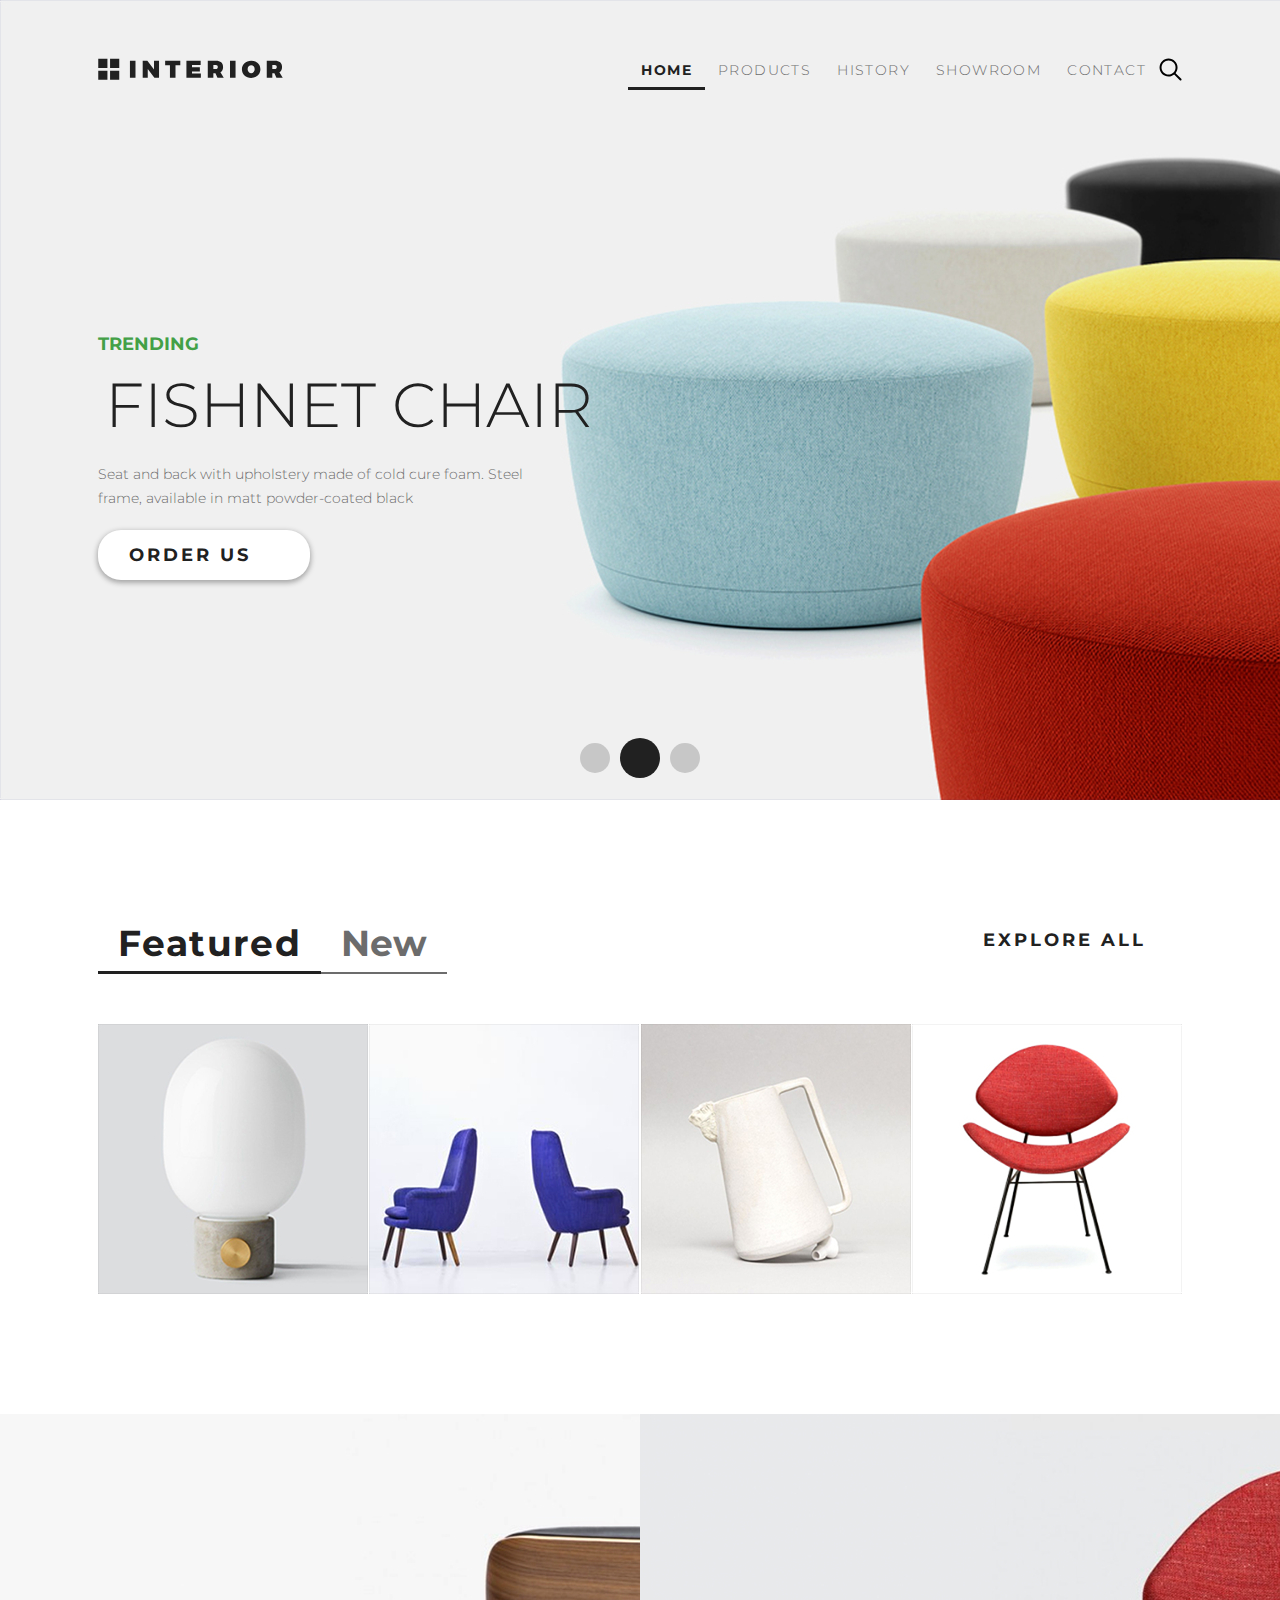
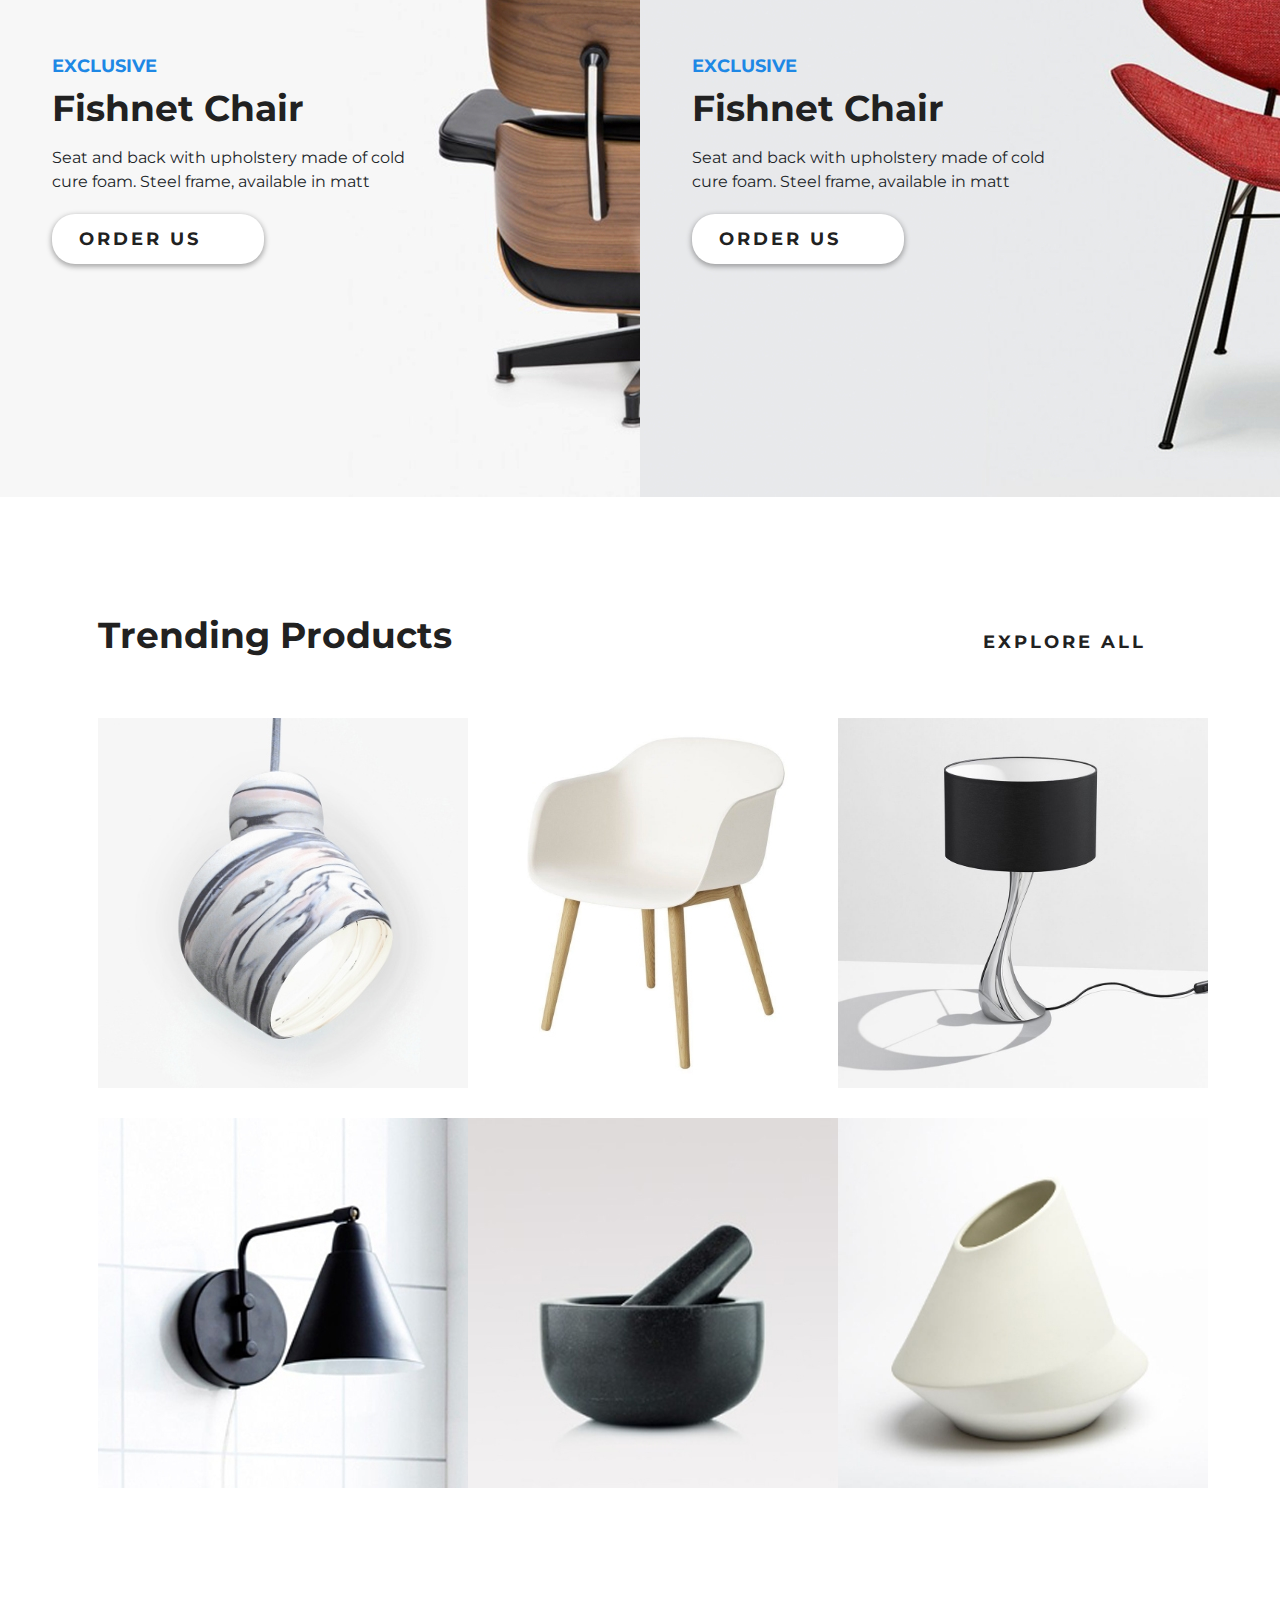
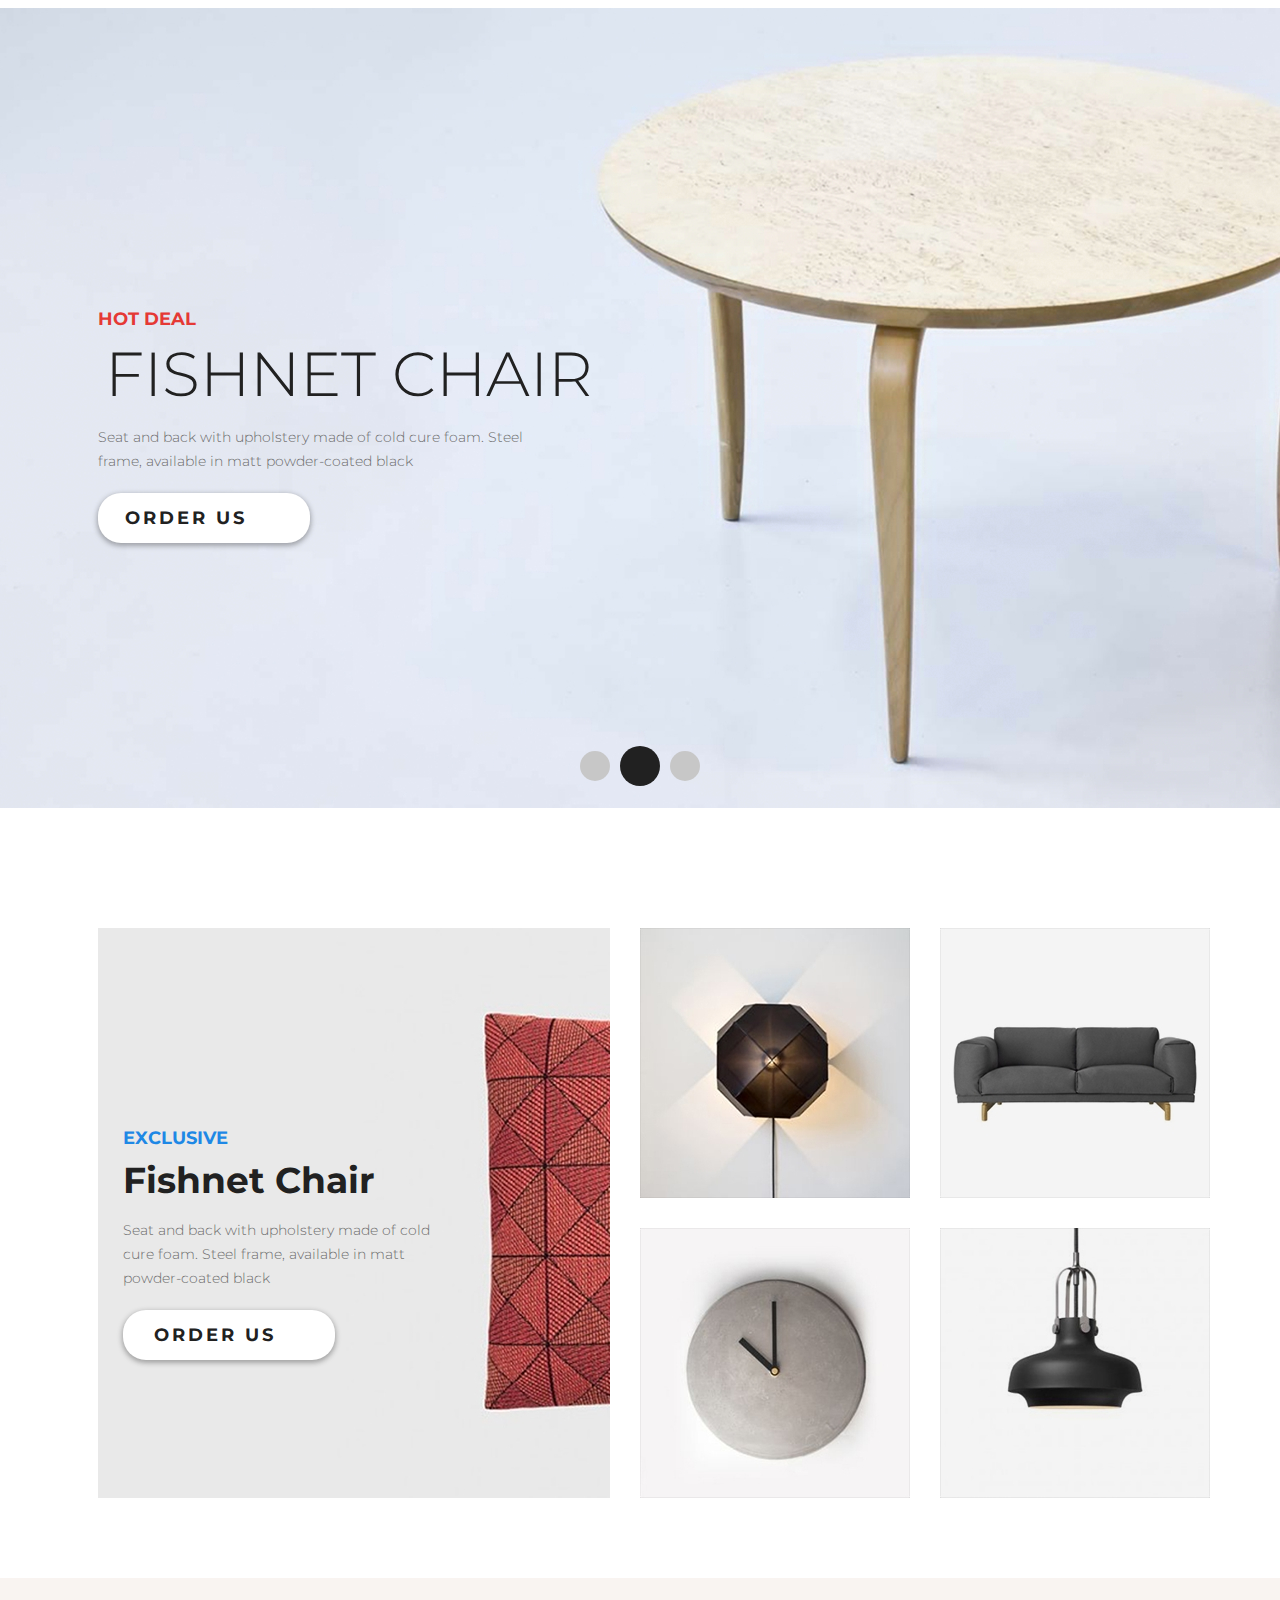
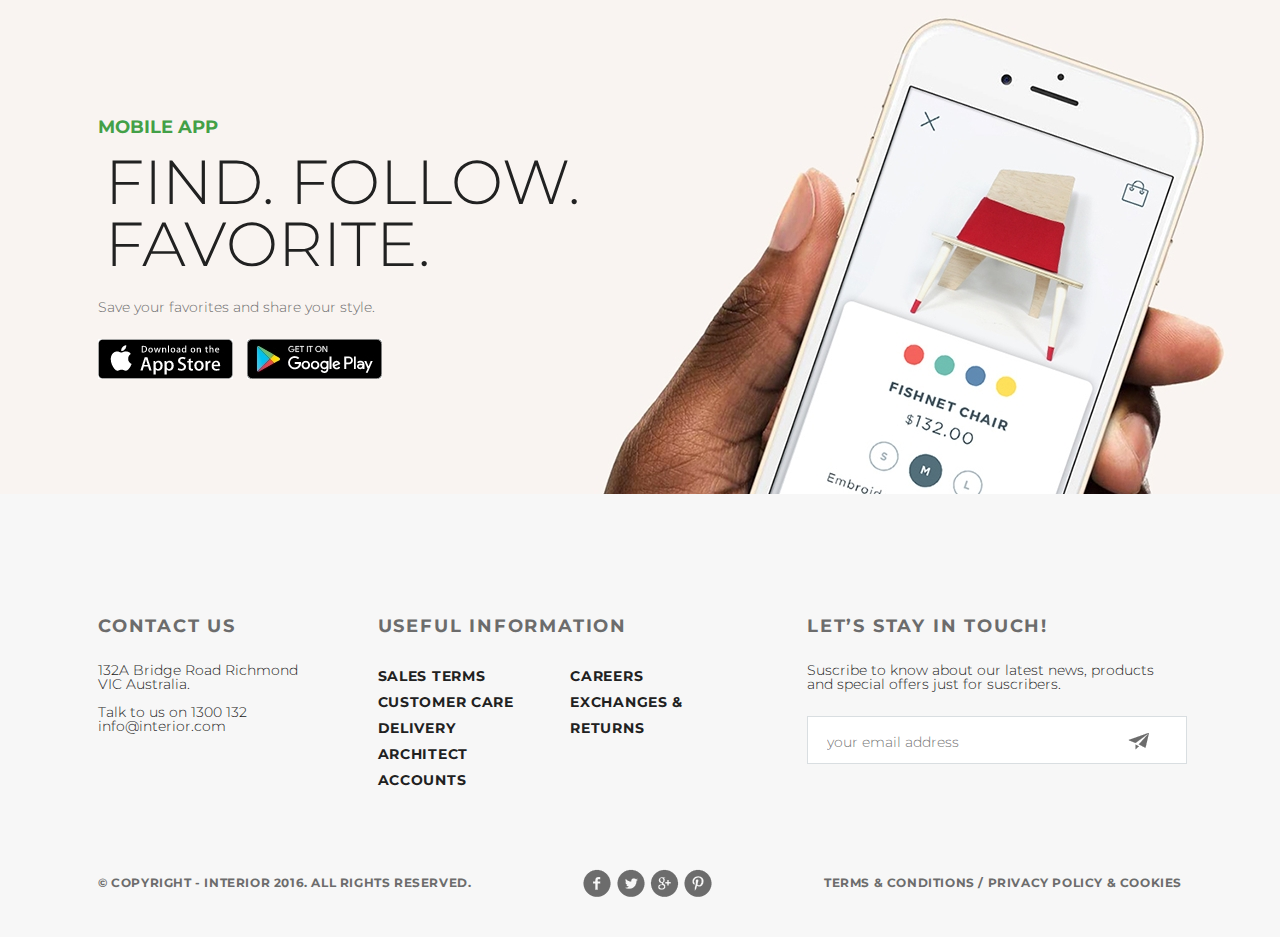
<file: index.html>
<!DOCTYPE html>
<html lang="en">

<head>
    <meta charset="UTF-8">
    <!-- Bootstrap CSS -->
    <link rel="stylesheet" href="css/bootstrap.min.css" integrity="sha384-9aIt2nRpC12Uk9gS9baDl411NQApFmC26EwAOH8WgZl5MYYxFfc+NcPb1dKGj7Sk" crossorigin="anonymous">
    <link rel="stylesheet" href="css/style.css">
    <link href="https://fonts.googleapis.com/css?family=Montserrat:100,300,400,700&display=swap" rel="stylesheet">

    <title>Interior-home-page</title>
</head>

<body>

    <div class="container-fluid container-in mx-auto px-0">
        <div class="row slider padding-site no-gutters">
            <div class="col-auto">
                <a href="index.html"><img src="img/logo.svg" alt="logo"></a>
            </div>
            <div class="col">
                <nav class="nav justify-content-end">
                    <a class="nav-item nav-link menu-link menu-link-active" href="index.html">HOME</a>
                    <a class="nav-item nav-link menu-link" href="product.html">PRODUCTS</a>
                    <a class="nav-item nav-link menu-link" href="#">HISTORY</a>
                    <a class="nav-item nav-link menu-link" href="product-details.html">SHOWROOM</a>
                    <a class="nav-item nav-link menu-link" href="contact.html">CONTACT</a>
                    <a class="nav-item" href="#"><img src="img/search.svg" alt="search"></a>
                </nav>
            </div>
            <div class="w-100"></div>
            <div class="col-12 align-self-end">
                <p class="slider-title">TRENDING</p>
                <h2 class="slider-h2">Fishnet Chair</h2>
                <p class="slider-content">Seat and back with upholstery made of cold cure foam. Steel frame, available in matt powder-coated black</p>
                <a href="product-details.html" class="btn-hover">Order Us<img src="img/arrow.svg" alt="arrow" class="arrow"></a>
            </div>

            <div class="w-100"></div>
            <div class="col-12 text-center align-self-end">
                <a href="#" class="circle"></a><a href="#" class="circle circle-active"></a><a href="#" class="circle"></a>
            </div>
        </div>
        <!--featured-->
        <div class="row featured padding-site no-gutters">
            <div class="col featured-nav">
                <nav class="nav">
                    <a class="nav-item nav-link featured-menu-link featured-menu-link-active" href="index.html">Featured</a>
                    <a class="nav-item nav-link featured-menu-link" href="product.html">New</a>
                </nav>
            </div>
            <div class="col-auto text-right"><a href="#" class="btn-hover btn-ghost">explore all
                    <img src="img/arrow.svg" alt="arrow" class="arrow"></a></div>
            <div class="w-100"></div>
            <div class="col-12">
                <div class="d-flex justify-content-between no-gutters">
                    <div class="featured-product">
                        <img src="img/product-1.jpg" alt="product">
                        <div class="featured-hidden">
                            <a href="product-details.html" class="btn-hover btn-featured">
                                <img src="img/arrow.svg" alt="arrow">
                            </a>
                            <p class="featured-h2">Fishnet Chair</p>
                            <p class="featured-text">Seat and back with upholstery made of cold cure foam</p>
                        </div>
                    </div>
                    <div class="text-center">
                        <a href="product-details.html">
                            <img src=img/product-2.jpg alt="product-2">
                        </a>
                    </div>
                    <div class="text-center">
                        <a href="product-details.html">
                            <img src="img/product-3.jpg" alt="product-3">
                        </a>
                    </div>
                    <div class="text-center">
                        <a href="product-details.html">
                            <img src="img/product-4.jpg" alt="product-4">
                        </a>
                    </div>
                </div>
            </div>
        </div>

        <!--        promo-->
        <div class="row promo no-gutters">
            <div class="col promo-product-1">
                <div class="promo-text">
                    <p class="slider-title blue">exclusive</p>
                    <p class="slider-h3">Fishnet Chair</p>
                    <p class="promo-content">Seat and back with upholstery made of cold cure foam. Steel frame, available in matt</p>
                    <a href="product-details.html" class="btn-hover">Order Us
                        <img src="img/arrow.svg" alt="arrow" class="arrow"></a>
                </div>
            </div>
            <div class="col promo-product-2">
                <div class="promo-text">
                    <p class="slider-title blue">exclusive</p>
                    <p class="slider-h3">Fishnet Chair</p>
                    <p class="promo-content">Seat and back with upholstery made of cold cure foam. Steel frame, available in matt</p>
                    <a href="product-details.html" class="btn-hover">Order Us
                        <img src="img/arrow.svg" alt="arrow" class="arrow"></a>
                </div>
            </div>
        </div>


        <!--        Trending Products-->
        <div class="row products padding-site no-gutters">
            <div class="col slider-h3 product-header-b">Trending Products</div>
            <div class="col-auto text-right"><a href="#" class="btn-hover btn-ghost">explore all
                    <img src="img/arrow.svg" alt="arrow" class="arrow"></a>
            </div>
            <div class="w-100"></div>
            <div class="col-12">
                <div class="d-flex justify-content-between products-bottom">
                    <a href="product-details.html"><img src="img/product-11.jpg" alt="product-11"></a>
                    <a href="product-details.html"><img src="img/product-21.jpg" alt="product-21"></a>
                    <a href="product-details.html"><img src="img/product-31.jpg" alt="product-31"></a>
                </div>
            </div>
            <div class="col-12">
                <div class="d-flex justify-content-between">
                    <a href="product-details.html"><img src="img/product-41.jpg" alt="product-41"></a>
                    <a href="product-details.html"><img src="img/product-5.jpg" alt="product-5"></a>
                    <a href="product-details.html"><img src="img/product-6.jpg" alt="product-6"></a>
                </div>
            </div>
        </div>


        <!--        hot-deals-->
        <div class="row hot-deals padding-site no-gutters">
            <div class="col-12 hot-deals-text">
                <p class="slider-title red">hot deal</p>
                <p class="slider-h2">Fishnet Chair</p>
                <p class="slider-content">Seat and back with upholstery made of cold cure foam. Steel frame, available in matt powder-coated black</p>
                <a href="product-details.html" class="btn-hover">Order Us
                    <img src="img/arrow.svg" alt="arrow" class="arrow"></a>
            </div>
            <div class="w-100"></div>
            <div class="col-12 text-center align-self-end">
                <a href="#" class="circle"></a><a href="#" class="circle circle-active"></a><a href="#" class="circle"></a>
            </div>
        </div>


        <!--        exclusive-->
        <div class="row exclusive padding-site no-gutters">
            <div class="col">
                <div class="exclusive-lg">
                    <p class="slider-title blue">exclusive</p>
                    <p class="slider-h3">Fishnet Chair</p>
                    <p class="slider-content">Seat and back with upholstery made of cold cure foam. Steel frame, available in matt powder-coated black</p>
                    <a href="product-details.html" class="btn-hover">Order Us<img src="img/arrow.svg" alt="arrow" class="arrow"></a>
                </div>
            </div>
            <div class="col width-exclusive">
                <div class="d-flex justify-content-between products-bottom width-exclusive">
                    <a href="product-details.html"><img src="img/product-2-sm.jpg" alt="exclusive"></a>
                    <a href="product-details.html"><img src="img/product-3-sm.jpg" alt="exclusive"></a>
                </div>
                <div class="d-flex justify-content-between width-exclusive">
                    <a href="product-details.html"><img src="img/product-4-sm.jpg" alt="exclusive"></a>
                    <a href="product-details.html"><img src="img/product-5-sm.jpg" alt="exclusive"></a>
                </div>
            </div>
        </div>


        <!--        mobile-->
        <div class="row mobile padding-site no-gutters">
            <div class="col mobile-text">
                <p class="slider-title grey">mobile app</p>
                <p class="slider-h2">Find.&nbsp;Follow.<br>Favorite.</p>
                <p class="slider-content">Save your favorites and share your style.</p>
                <a href="#" class="mobile-link"><img src="img/app-store.jpg" alt="app-store"></a>
                <a href="#" class="mobile-link"><img src="img/google-play.jpg" alt="google-play"></a>
            </div>
        </div>


        <!--        footer-->
        <div class="row footer padding-site no-gutters">
            <div class="col-12 footer-content clearfix">
                <div class="footer-block-contact">
                    <h2 class="footer-h2">Contact Us</h2>
                    <p>
                        132A Bridge Road Richmond VIC
                        Australia.
                        <br><br>
                        Talk to us on 1300 132<br>
                        info@interior.com
                    </p>
                </div>
                <div class="footer-block-useful">
                    <h2 class="footer-h2">Useful Information</h2>
                    <ul class="footer-useful">
                        <li class="footer-useful-link"><a href="#">Sales terms</a></li>
                        <li class="footer-useful-link"><a href="#">Customer care</a></li>
                        <li class="footer-useful-link"><a href="#">Delivery</a></li>
                        <li class="footer-useful-link"><a href="#">Architect accounts</a></li>
                        <li class="footer-useful-link"><a href="#">Careers</a></li>
                        <li class="footer-useful-link"><a href="#">Exchanges &amp; returns</a></li>
                    </ul>
                </div>
                <div class="footer-block-search">
                    <h2 class="footer-h2">Let’s Stay in Touch!</h2>
                    <p class="footer-block-search-text">
                        Suscribe to know about our latest news, products and special offers just for suscribers.
                    </p>
                    <form action="#">
                        <div class="e-mail">
                            <input type="text" placeholder="your email address" class="enter-email">
                            <input type="submit" value="" class="send-email">
                        </div>
                    </form>
                </div>
            </div>
            <div class="col-12 footer-bottom">
                <div class="footer-bottom-left">© Copyright - INTERIOR 2016. All Rights Reserved.</div>
                <div class="footer-bottom-center"><img src="img/social-links.png" alt=""></div>
                <div class="footer-bottom-right">Terms &amp; Conditions / Privacy policy &amp; Cookies</div>
            </div>
        </div>



    </div>


    <!-- Optional JavaScript -->
    <!-- jQuery first, then Popper.js, then Bootstrap JS -->
    <script src="https://code.jquery.com/jquery-3.5.1.slim.min.js" integrity="sha384-DfXdz2htPH0lsSSs5nCTpuj/zy4C+OGpamoFVy38MVBnE+IbbVYUew+OrCXaRkfj" crossorigin="anonymous"></script>
    <script src="https://cdn.jsdelivr.net/npm/popper.js@1.16.0/dist/umd/popper.min.js" integrity="sha384-Q6E9RHvbIyZFJoft+2mJbHaEWldlvI9IOYy5n3zV9zzTtmI3UksdQRVvoxMfooAo" crossorigin="anonymous"></script>
    <script src="https://stackpath.bootstrapcdn.com/bootstrap/4.5.0/js/bootstrap.min.js" integrity="sha384-OgVRvuATP1z7JjHLkuOU7Xw704+h835Lr+6QL9UvYjZE3Ipu6Tp75j7Bh/kR0JKI" crossorigin="anonymous"></script>
</body>

</html>
</file>
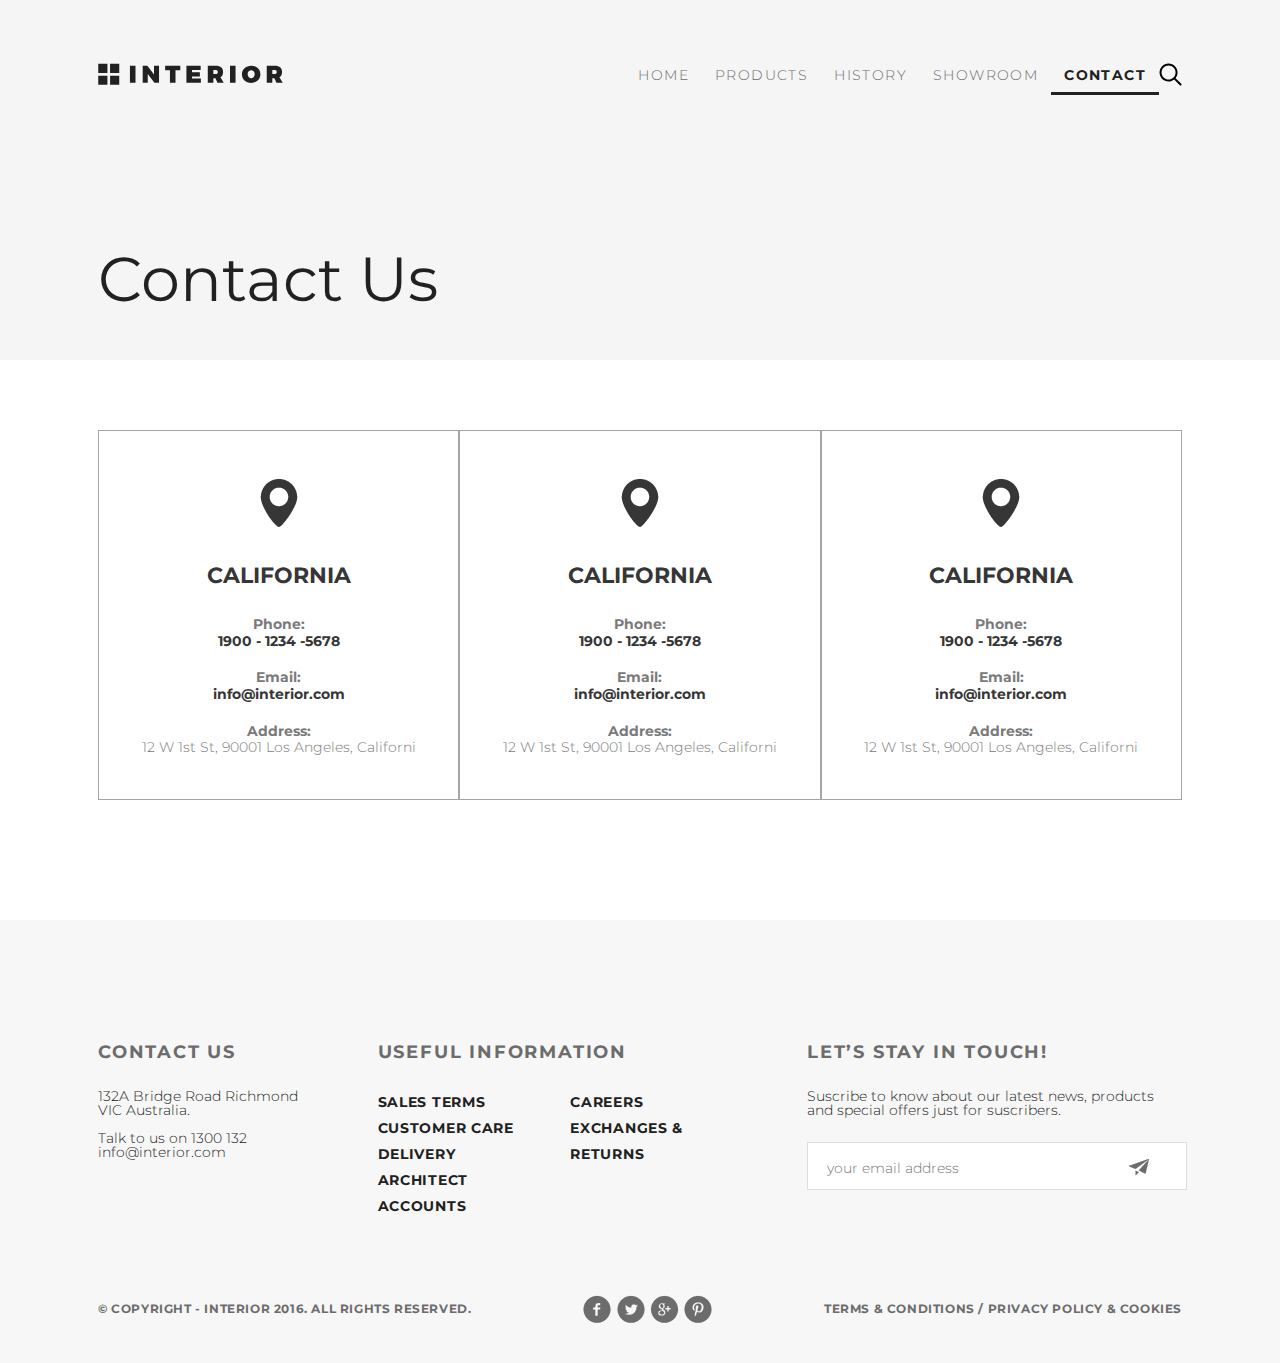
<file: contact.html>
<!DOCTYPE html>
<html lang="en">

<head>
    <meta charset="UTF-8">
    <meta name="viewport" content="width=device-width, initial-scale=1, shrink-to-fit=no">

    <!-- Bootstrap CSS -->
    <link rel="stylesheet" href="css/bootstrap.min.css" integrity="sha384-9aIt2nRpC12Uk9gS9baDl411NQApFmC26EwAOH8WgZl5MYYxFfc+NcPb1dKGj7Sk" crossorigin="anonymous">
    <link rel="stylesheet" href="css/style.css">
    <link href="https://fonts.googleapis.com/css?family=Montserrat:100,300,400,700&display=swap" rel="stylesheet">

    <title>Interior-contact</title>
</head>

<body>

    <div class="container-fluid container-in mx-auto pl-0 pr-0">
        <div class="row contact padding-site no-gutters">
            <div class="col-auto">
                <a href="index.html"><img src="img/logo.svg" alt="logo"></a>
            </div>
            <div class="col">
                <nav class="nav justify-content-end">
                    <a class="nav-item nav-link menu-link" href="index.html">HOME</a>
                    <a class="nav-item nav-link menu-link" href="product.html">PRODUCTS</a>
                    <a class="nav-item nav-link menu-link" href="#">HISTORY</a>
                    <a class="nav-item nav-link menu-link" href="product-details.html">SHOWROOM</a>
                    <a class="nav-item nav-link menu-link menu-link-active" href="contact.html">CONTACT</a>
                    <a class="nav-item" href="#"><img src="img/search.svg" alt="search"></a>
                </nav>
            </div>
            <div class="w-100"></div>
            <div class="col-12 align-self-end">
                <h1 class="header-h1">Contact Us</h1>
            </div>
        </div>
        <!--        maps-->

        <div class="row contact-maps padding-site no-gutters">
            <div class="col-12">
                <div class="d-flex justify-content-between no-gutters">
                    <div class="text-center map-item">
                        <a href="#" class="map-link"><img src="img/map.jpg" alt="map"></a>
                        <h1 class="map-h1">California</h1>
                        <h2 class="map-h2">Phone:</h2>
                        <h3 class="map-h3">1900 - 1234 -5678</h3>
                        <h2 class="map-h2">Email:</h2>
                        <h3 class="map-h3">info@interior.com</h3>
                        <h2 class="map-h2">Address:</h2>
                        <p>12 W 1st St, 90001 Los Angeles, Californi</p>
                    </div>
                    <div class="text-center map-item map-text">
                        <a href="#" class="map-link"><img src="img/map.jpg" alt="map"></a>
                        <h1 class="map-h1">California</h1>
                        <h2 class="map-h2">Phone:</h2>
                        <h3 class="map-h3">1900 - 1234 -5678</h3>
                        <h2 class="map-h2">Email:</h2>
                        <h3 class="map-h3">info@interior.com</h3>
                        <h2 class="map-h2">Address:</h2>
                        <p>12 W 1st St, 90001 Los Angeles, Californi</p>
                    </div>
                    <div class="text-center map-item map-text">
                        <a href="#" class="map-link"><img src="img/map.jpg" alt="map"></a>
                        <h1 class="map-h1">California</h1>
                        <h2 class="map-h2">Phone:</h2>
                        <h3 class="map-h3">1900 - 1234 -5678</h3>
                        <h2 class="map-h2">Email:</h2>
                        <h3 class="map-h3">info@interior.com</h3>
                        <h2 class="map-h2">Address:</h2>
                        <p>12 W 1st St, 90001 Los Angeles, Californi</p>
                    </div>
                </div>
            </div>
        </div>

        <div class="footer padding-site">
            <div class="footer-content clearfix">
                <div class="footer-block-contact">
                    <h2 class="footer-h2">Contact Us</h2>
                    <p>
                        132A Bridge Road Richmond VIC
                        Australia.
                        <br><br>
                        Talk to us on 1300 132<br>
                        info@interior.com
                    </p>
                </div>
                <div class="footer-block-useful">
                    <h2 class="footer-h2">Useful Information</h2>
                    <ul class="footer-useful">
                        <li class="footer-useful-link"><a href="#">Sales terms</a></li>
                        <li class="footer-useful-link"><a href="#">Customer care</a></li>
                        <li class="footer-useful-link"><a href="#">Delivery</a></li>
                        <li class="footer-useful-link"><a href="#">Architect accounts</a></li>
                        <li class="footer-useful-link"><a href="#">Careers</a></li>
                        <li class="footer-useful-link"><a href="#">Exchanges &amp; returns</a></li>
                    </ul>
                </div>
                <div class="footer-block-search">
                    <h2 class="footer-h2">Let’s Stay in Touch!</h2>
                    <p class="footer-block-search-text">
                        Suscribe to know about our latest news, products and special offers just for suscribers.
                    </p>
                    <form action="#">
                        <div class="e-mail">
                            <input type="text" placeholder="your email address" class="enter-email">
                            <input type="submit" value="" class="send-email">
                        </div>
                    </form>
                </div>
            </div>
            <div class="footer-bottom">
                <div class="footer-bottom-left">© Copyright - INTERIOR 2016. All Rights Reserved.</div>
                <div class="footer-bottom-center"><img src="img/social-links.png" alt=""></div>
                <div class="footer-bottom-right">Terms &amp; Conditions / Privacy policy &amp; Cookies</div>
            </div>
        </div>
    </div>

    <!-- Optional JavaScript -->
    <!-- jQuery first, then Popper.js, then Bootstrap JS -->
    <script src="https://code.jquery.com/jquery-3.5.1.slim.min.js" integrity="sha384-DfXdz2htPH0lsSSs5nCTpuj/zy4C+OGpamoFVy38MVBnE+IbbVYUew+OrCXaRkfj" crossorigin="anonymous"></script>
    <script src="https://cdn.jsdelivr.net/npm/popper.js@1.16.0/dist/umd/popper.min.js" integrity="sha384-Q6E9RHvbIyZFJoft+2mJbHaEWldlvI9IOYy5n3zV9zzTtmI3UksdQRVvoxMfooAo" crossorigin="anonymous"></script>
    <script src="https://stackpath.bootstrapcdn.com/bootstrap/4.5.0/js/bootstrap.min.js" integrity="sha384-OgVRvuATP1z7JjHLkuOU7Xw704+h835Lr+6QL9UvYjZE3Ipu6Tp75j7Bh/kR0JKI" crossorigin="anonymous"></script>
</body></html>
</file>
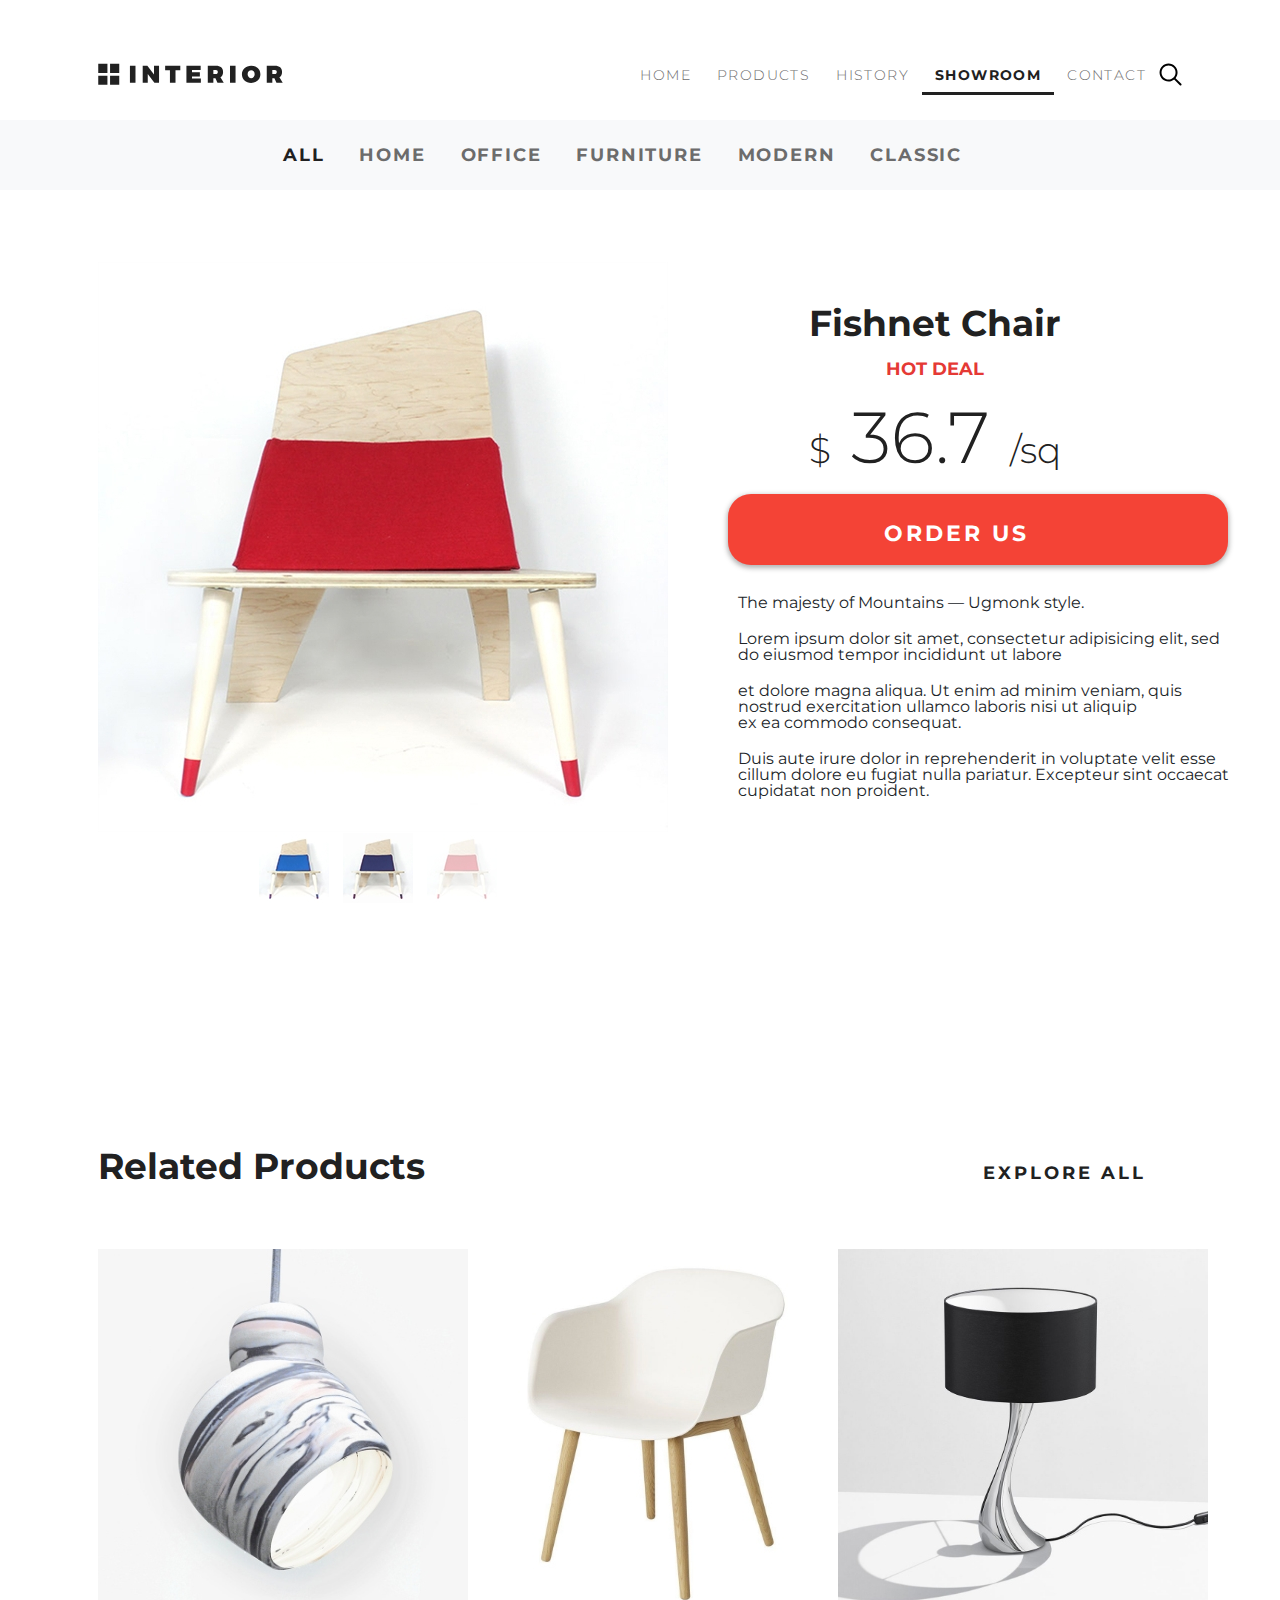
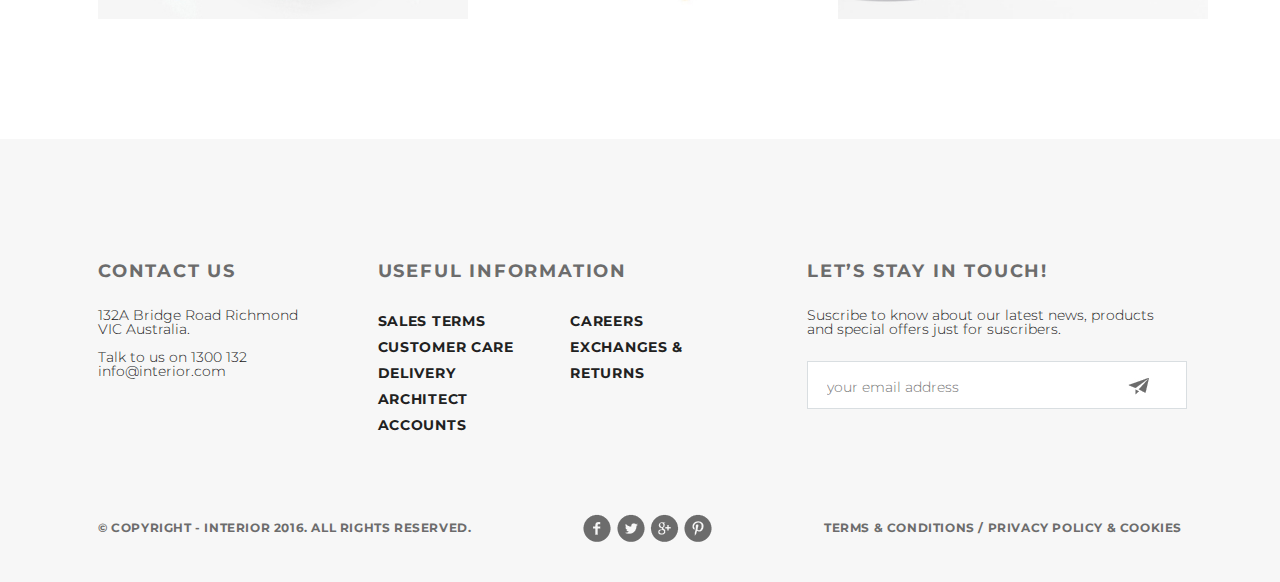
<file: product-details.html>
<!DOCTYPE html>
<html lang="en">

<head>
    <meta charset="UTF-8">
    <meta name="viewport" content="width=device-width, initial-scale=1, shrink-to-fit=no">

    <!-- Bootstrap CSS -->
    <link rel="stylesheet" href="css/bootstrap.min.css" integrity="sha384-9aIt2nRpC12Uk9gS9baDl411NQApFmC26EwAOH8WgZl5MYYxFfc+NcPb1dKGj7Sk" crossorigin="anonymous">
    <link rel="stylesheet" href="css/style.css">
    <link href="https://fonts.googleapis.com/css?family=Montserrat:100,300,400,700&display=swap" rel="stylesheet">

    <title>Interior-product</title>
</head>

<body>

    <div class="container-fluid container-in mx-auto pl-0 pr-0">
        <div class="row product-details padding-site no-gutters">
            <div class="col-auto">
                <a href="index.html"><img src="img/logo.svg" alt="logo"></a>
            </div>
            <div class="col">
                <nav class="nav justify-content-end">
                    <a class="nav-item nav-link menu-link" href="index.html">HOME</a>
                    <a class="nav-item nav-link menu-link" href="product.html">PRODUCTS</a>
                    <a class="nav-item nav-link menu-link" href="#">HISTORY</a>
                    <a class="nav-item nav-link menu-link menu-link-active" href="product-details.html">SHOWROOM</a>
                    <a class="nav-item nav-link menu-link" href="contact.html">CONTACT</a>
                    <a class="nav-item" href="#"><img src="img/search.svg" alt="search"></a>
                </nav>
            </div>
        </div>
        <nav class="navbar navbar-light bg-light justify-content-center p-0 product-details-navbar">
            <a class="navbar-item navbar-active" href="#">All</a>
            <a class="navbar-item" href="#">HOME</a>
            <a class="navbar-item" href="#">OFFICE</a>
            <a class="navbar-item" href="#">FURNITURE</a>
            <a class="navbar-item" href="#">MODERN</a>
            <a class="navbar-item" href="#">CLASSIC</a>
        </nav>

        <div class="row product-details-main no-gutters">
            <div class="col-auto text-center product-details-main-l">
                <a href="#"><img src="img/slider1.jpg" alt="" class="product-mini"></a>
                <a href="#" class="product-mini-link"><img src="img/controll.jpg" alt="" class="product-mini"></a>
                <a href="#" class="product-mini-link"><img src="img/controll11.jpg" alt="" class="product-mini"></a>
                <a href="#" class="product-mini-link product-mini-link-active"><img src="img/controll2.jpg" alt="" class="product-mini"></a>
            </div>
            <div class="col text-center product-details-main-r">
                <h2 class="product-details-h2">Fishnet Chair</h2>
                <p class="slider-title red">hot deal</p>
                <div class="price">$<span class="price-big">36.7</span>/sq</div>
                <a href="#" class="btn-hover btn-hot">Order Us <img src="img/arrow-white.png" alt="arrow" class="arrow"></a>
                <div class="product-details-content">
                    <p>The majesty of&nbsp;Mountains&nbsp;&mdash; Ugmonk style.</p>
                    <p>Lorem ipsum dolor sit amet, consectetur adipisicing elit, sed do&nbsp;eiusmod tempor incididunt ut&nbsp;labore</p>
                    <p>et&nbsp;dolore magna aliqua. Ut&nbsp;enim ad&nbsp;minim veniam, quis nostrud exercitation ullamco laboris nisi ut&nbsp;aliquip ex&nbsp;ea&nbsp;commodo consequat. </p>
                    <p>Duis aute irure dolor in&nbsp;reprehenderit in&nbsp;voluptate velit esse cillum dolore eu&nbsp;fugiat nulla pariatur. Excepteur sint occaecat cupidatat non proident. </p>
                </div>
            </div>
        </div>
        <!--        Related Products-->
        <div class="row product-details-related padding-site no-gutters">
            <div class="col slider-h3  product-header-b">Related Products</div>
            <div class="col-auto text-right"><a href="#" class="btn-hover btn-ghost">explore all
                    <img src="img/arrow.svg" alt="arrow" class="arrow"></a>
            </div>
            <div class="w-100"></div>
            <div class="col-12">
                <div class="d-flex justify-content-between">
                    <a href="product-details.html"><img src="img/product-11.jpg" alt="product-11"></a>
                    <a href="product-details.html"><img src="img/product-21.jpg" alt="product-21"></a>
                    <a href="product-details.html"><img src="img/product-31.jpg" alt="product-31"></a>
                </div>
            </div>
        </div>
<!--footer-->
        <div class="footer padding-site">
            <div class="footer-content clearfix">
                <div class="footer-block-contact">
                    <h2 class="footer-h2">Contact Us</h2>
                    <p>
                        132A Bridge Road Richmond VIC
                        Australia.
                        <br><br>
                        Talk to us on 1300 132<br>
                        info@interior.com
                    </p>
                </div>
                <div class="footer-block-useful">
                    <h2 class="footer-h2">Useful Information</h2>
                    <ul class="footer-useful">
                        <li class="footer-useful-link"><a href="#">Sales terms</a></li>
                        <li class="footer-useful-link"><a href="#">Customer care</a></li>
                        <li class="footer-useful-link"><a href="#">Delivery</a></li>
                        <li class="footer-useful-link"><a href="#">Architect accounts</a></li>
                        <li class="footer-useful-link"><a href="#">Careers</a></li>
                        <li class="footer-useful-link"><a href="#">Exchanges &amp; returns</a></li>
                    </ul>
                </div>
                <div class="footer-block-search">
                    <h2 class="footer-h2">Let’s Stay in Touch!</h2>
                    <p class="footer-block-search-text">
                        Suscribe to know about our latest news, products and special offers just for suscribers.
                    </p>
                    <form action="#">
                        <div class="e-mail">
                            <input type="text" placeholder="your email address" class="enter-email">
                            <input type="submit" value="" class="send-email">
                        </div>
                    </form>
                </div>
            </div>
            <div class="footer-bottom">
                <div class="footer-bottom-left">© Copyright - INTERIOR 2016. All Rights Reserved.</div>
                <div class="footer-bottom-center"><img src="img/social-links.png" alt=""></div>
                <div class="footer-bottom-right">Terms &amp; Conditions / Privacy policy &amp; Cookies</div>
            </div>
        </div>
    </div>
    <!-- Optional JavaScript -->
    <!-- jQuery first, then Popper.js, then Bootstrap JS -->
    <script src="https://code.jquery.com/jquery-3.5.1.slim.min.js" integrity="sha384-DfXdz2htPH0lsSSs5nCTpuj/zy4C+OGpamoFVy38MVBnE+IbbVYUew+OrCXaRkfj" crossorigin="anonymous"></script>
    <script src="https://cdn.jsdelivr.net/npm/popper.js@1.16.0/dist/umd/popper.min.js" integrity="sha384-Q6E9RHvbIyZFJoft+2mJbHaEWldlvI9IOYy5n3zV9zzTtmI3UksdQRVvoxMfooAo" crossorigin="anonymous"></script>
    <script src="https://stackpath.bootstrapcdn.com/bootstrap/4.5.0/js/bootstrap.min.js" integrity="sha384-OgVRvuATP1z7JjHLkuOU7Xw704+h835Lr+6QL9UvYjZE3Ipu6Tp75j7Bh/kR0JKI" crossorigin="anonymous"></script>
</body>

</html>
</file>
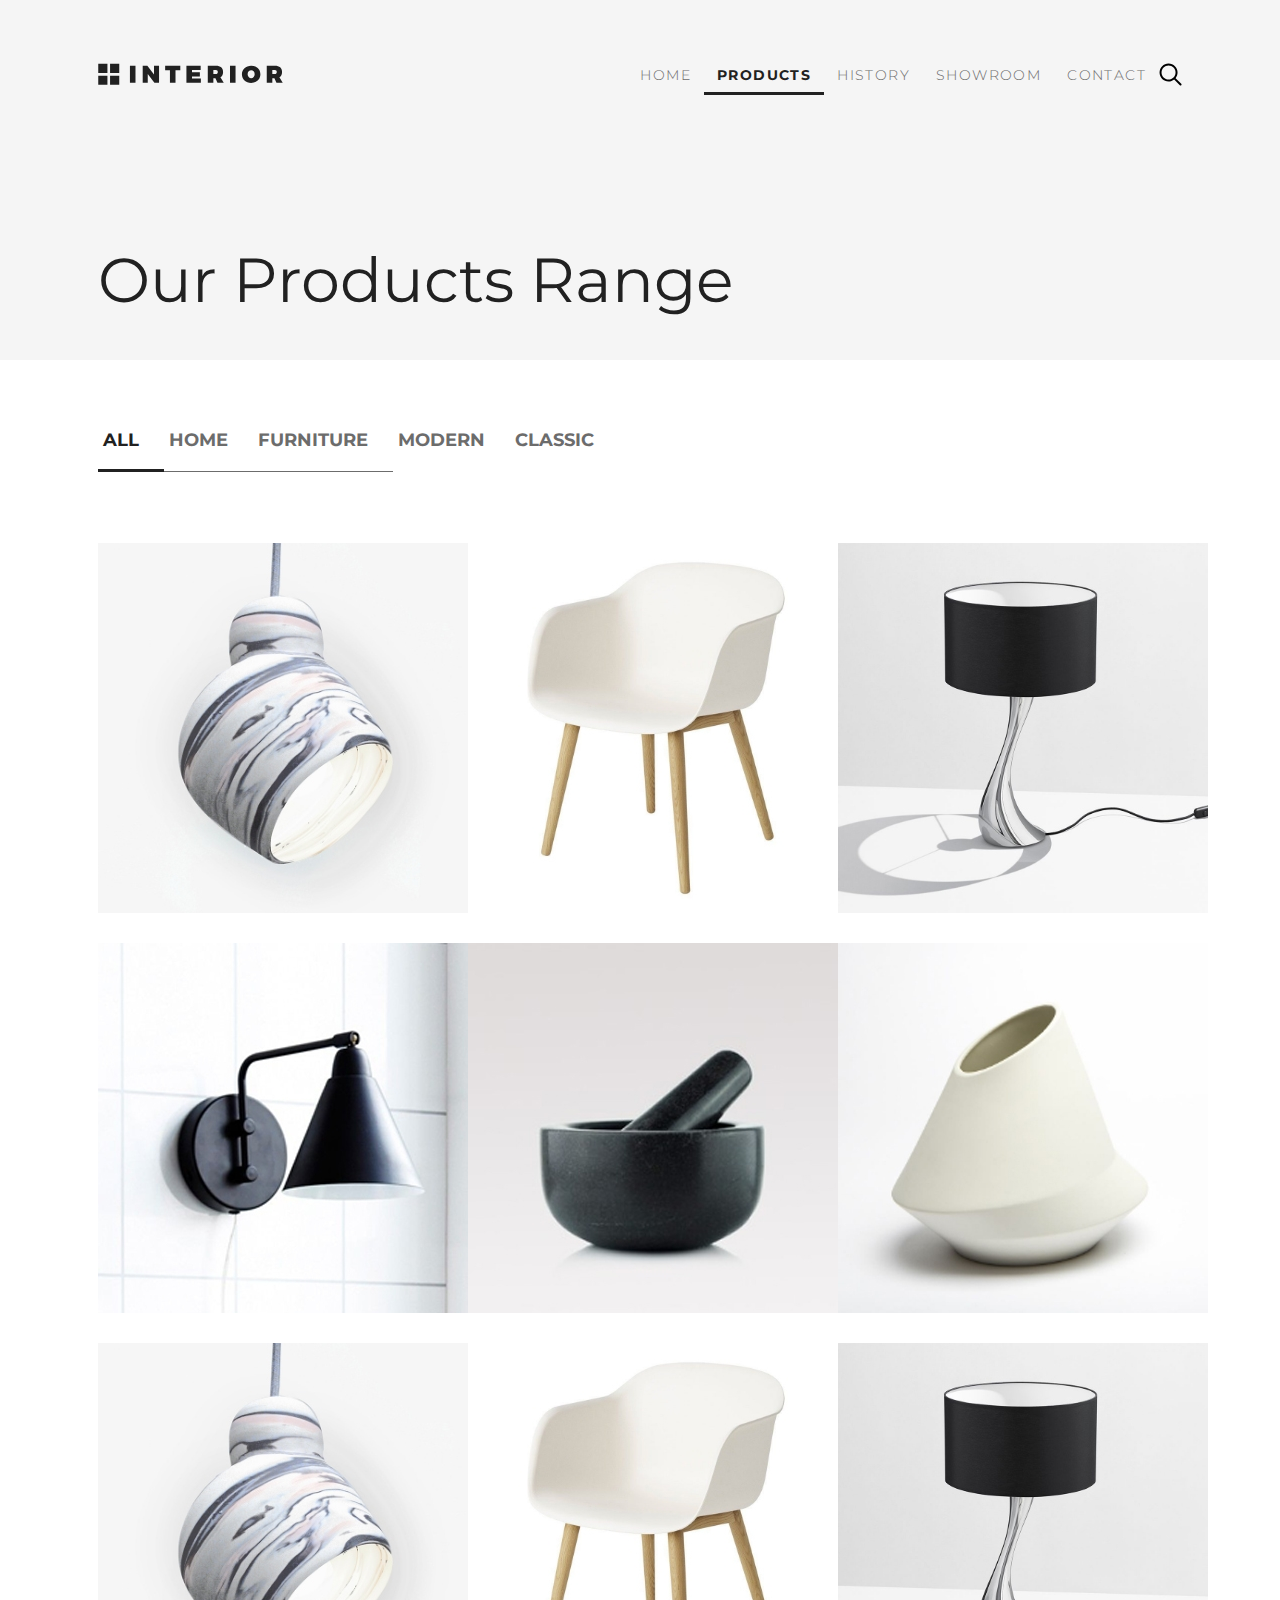
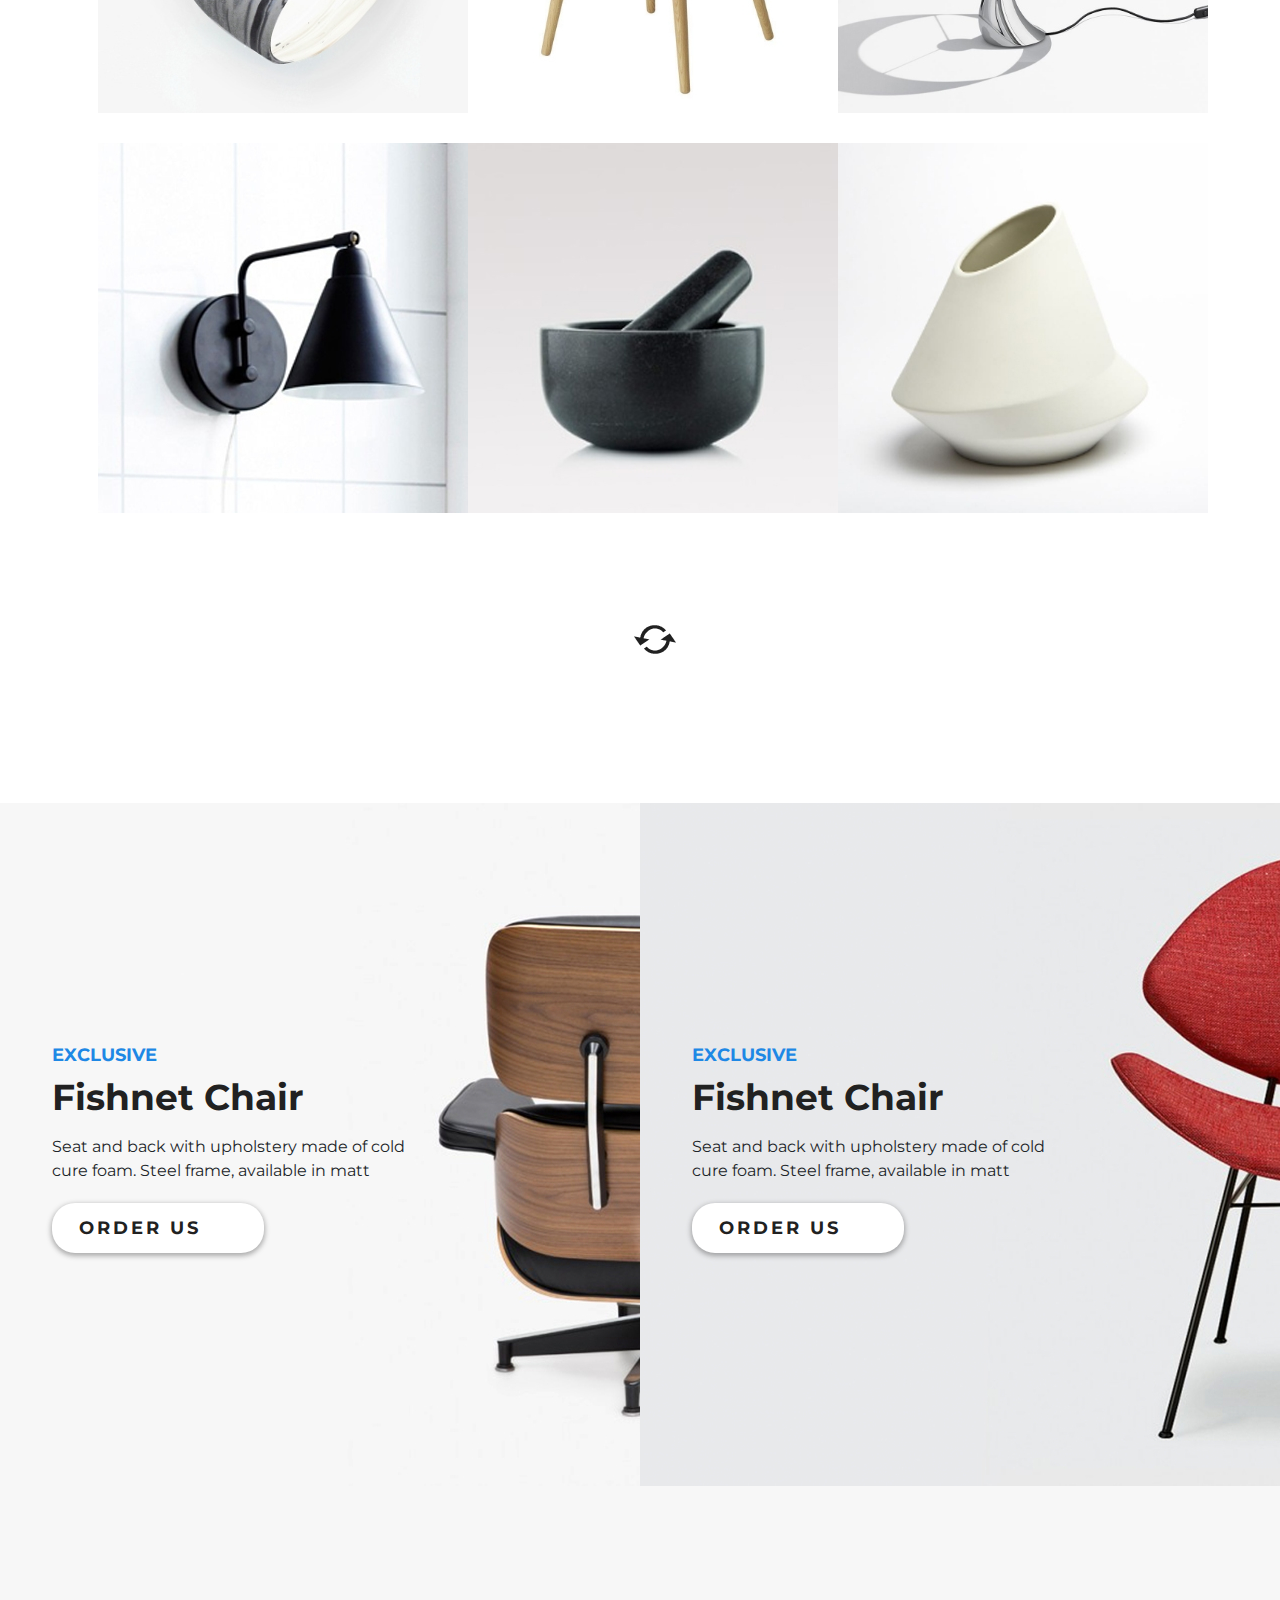
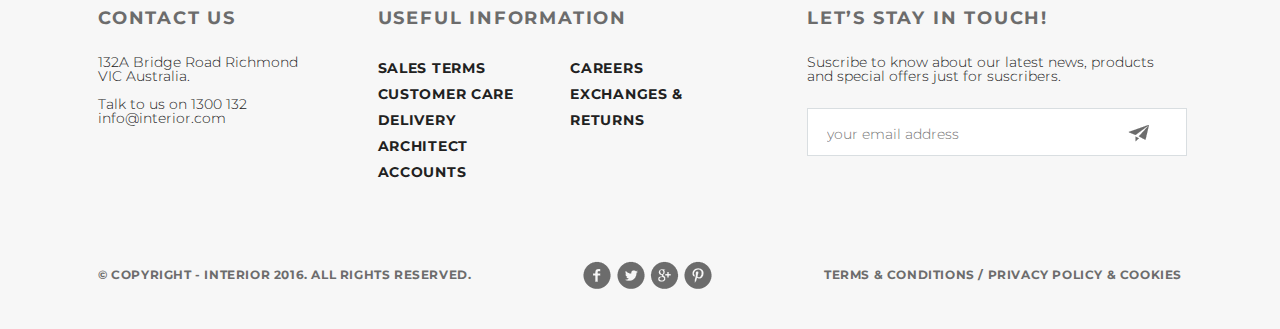
<file: product.html>
<!DOCTYPE html>
<html lang="en">

<head>
    <meta charset="UTF-8">
    <meta name="viewport" content="width=device-width, initial-scale=1, shrink-to-fit=no">

    <!-- Bootstrap CSS -->
    <link rel="stylesheet" href="css/bootstrap.min.css" integrity="sha384-9aIt2nRpC12Uk9gS9baDl411NQApFmC26EwAOH8WgZl5MYYxFfc+NcPb1dKGj7Sk" crossorigin="anonymous">
    <link rel="stylesheet" href="css/style.css">
    <link href="https://fonts.googleapis.com/css?family=Montserrat:100,300,400,700&display=swap" rel="stylesheet">

    <title>Interior-product</title>
</head>

<body>

    <div class="container-fluid container-in mx-auto pl-0 pr-0">
        <div class="row product-slider padding-site no-gutters">
            <div class="col-auto">
                <a href="index.html"><img src="img/logo.svg" alt="logo"></a>
            </div>
            <div class="col">
                <nav class="nav justify-content-end">
                    <a class="nav-item nav-link menu-link" href="index.html">HOME</a>
                    <a class="nav-item nav-link menu-link menu-link-active" href="product.html">PRODUCTS</a>
                    <a class="nav-item nav-link menu-link" href="#">HISTORY</a>
                    <a class="nav-item nav-link menu-link" href="product-details.html">SHOWROOM</a>
                    <a class="nav-item nav-link menu-link" href="contact.html">CONTACT</a>
                    <a class="nav-item" href="#"><img src="img/search.svg" alt="search"></a>
                </nav>
            </div>
            <div class="w-100"></div>
            <div class="col-12 align-self-end">
                <h1 class="header-h1">Our Products Range</h1>
            </div>
        </div>
        <div class="row padding-site no-gutters">
            <div class="col-12">
                <nav class="nav product-nav">
                    <a class="nav-link product-menu-link product-menu-active" href="index.html">All</a>
                    <a class="nav-link product-menu-link product-menu-hover" href="index.html">home</a>
                    <a class="nav-link product-menu-link product-menu-hover" href="index.html">FURNITURE</a>
                    <a class="nav-link product-menu-link" href="index.html">MODERN</a>
                    <a class="nav-link product-menu-link" href="index.html">CLASSIC</a>
                </nav>
            </div>
            <div class="w-100"></div>
            <div class="col-12 products-bottom">
                <div class="d-flex justify-content-between">
                    <a href="product-details.html"><img src="img/product-11.jpg" alt="product-11"></a>
                    <a href="product-details.html"><img src="img/product-21.jpg" alt="product-21"></a>
                    <a href="product-details.html"><img src="img/product-31.jpg" alt="product-31"></a>
                </div>
            </div>
            <div class="w-100"></div>
            <div class="col-12 products-bottom">
                <div class="d-flex justify-content-between">
                    <a href="product-details.html"><img src="img/product-41.jpg" alt="product-41"></a>
                    <a href="product-details.html"><img src="img/product-5.jpg" alt="product-5"></a>
                    <a href="product-details.html"><img src="img/product-6.jpg" alt="product-6"></a>
                </div>
            </div>
            <div class="w-100"></div>
            <div class="col-12 products-bottom">
                <div class="d-flex justify-content-between">
                    <a href="product-details.html"><img src="img/product-11.jpg" alt="product-11"></a>
                    <a href="product-details.html"><img src="img/product-21.jpg" alt="product-21"></a>
                    <a href="product-details.html"><img src="img/product-31.jpg" alt="product-31"></a>
                </div>
            </div>
            <div class="w-100"></div>
            <div class="col-12 products-bottom">
                <div class="d-flex justify-content-between">
                    <a href="product-details.html"><img src="img/product-41.jpg" alt="product-41"></a>
                    <a href="product-details.html"><img src="img/product-5.jpg" alt="product-5"></a>
                    <a href="product-details.html"><img src="img/product-6.jpg" alt="product-6"></a>
                </div>
            </div>

        </div>


        <div class="row load padding-site no-gutters">
            <div class="col-12 text-center">
                <a href="#" class="btn-hover btn-ghost btn-load"><img src="img/load.jpg" alt="load"></a>
            </div>
        </div>
        <!--        promo-->
        <div class="row promo no-gutters">
            <div class="col promo-product-1">
                <div class="promo-text">
                    <p class="slider-title blue">exclusive</p>
                    <p class="slider-h3">Fishnet Chair</p>
                    <p class="promo-content">Seat and back with upholstery made of cold cure foam. Steel frame, available in matt</p>
                    <a href="product-details.html" class="btn-hover">Order Us
                        <img src="img/arrow.svg" alt="arrow" class="arrow"></a>
                </div>
            </div>
            <div class="col promo-product-2">
                <div class="promo-text">
                    <p class="slider-title blue">exclusive</p>
                    <p class="slider-h3">Fishnet Chair</p>
                    <p class="promo-content">Seat and back with upholstery made of cold cure foam. Steel frame, available in matt</p>
                    <a href="product-details.html" class="btn-hover">Order Us
                        <img src="img/arrow.svg" alt="arrow" class="arrow"></a>
                </div>
            </div>
        </div>
        <div class="footer padding-site">
            <div class="footer-content clearfix">
                <div class="footer-block-contact">
                    <h2 class="footer-h2">Contact Us</h2>
                    <p>
                        132A Bridge Road Richmond VIC
                        Australia.
                        <br><br>
                        Talk to us on 1300 132<br>
                        info@interior.com
                    </p>
                </div>
                <div class="footer-block-useful">
                    <h2 class="footer-h2">Useful Information</h2>
                    <ul class="footer-useful">
                        <li class="footer-useful-link"><a href="#">Sales terms</a></li>
                        <li class="footer-useful-link"><a href="#">Customer care</a></li>
                        <li class="footer-useful-link"><a href="#">Delivery</a></li>
                        <li class="footer-useful-link"><a href="#">Architect accounts</a></li>
                        <li class="footer-useful-link"><a href="#">Careers</a></li>
                        <li class="footer-useful-link"><a href="#">Exchanges &amp; returns</a></li>
                    </ul>
                </div>
                <div class="footer-block-search">
                    <h2 class="footer-h2">Let’s Stay in Touch!</h2>
                    <p class="footer-block-search-text">
                        Suscribe to know about our latest news, products and special offers just for suscribers.
                    </p>
                    <form action="#">
                        <div class="e-mail">
                            <input type="text" placeholder="your email address" class="enter-email">
                            <input type="submit" value="" class="send-email">
                        </div>
                    </form>
                </div>
            </div>
            <div class="footer-bottom">
                <div class="footer-bottom-left">© Copyright - INTERIOR 2016. All Rights Reserved.</div>
                <div class="footer-bottom-center"><img src="img/social-links.png" alt=""></div>
                <div class="footer-bottom-right">Terms &amp; Conditions / Privacy policy &amp; Cookies</div>
            </div>
        </div>
    </div>

    <!-- Optional JavaScript -->
    <!-- jQuery first, then Popper.js, then Bootstrap JS -->
    <script src="https://code.jquery.com/jquery-3.5.1.slim.min.js" integrity="sha384-DfXdz2htPH0lsSSs5nCTpuj/zy4C+OGpamoFVy38MVBnE+IbbVYUew+OrCXaRkfj" crossorigin="anonymous"></script>
    <script src="https://cdn.jsdelivr.net/npm/popper.js@1.16.0/dist/umd/popper.min.js" integrity="sha384-Q6E9RHvbIyZFJoft+2mJbHaEWldlvI9IOYy5n3zV9zzTtmI3UksdQRVvoxMfooAo" crossorigin="anonymous"></script>
    <script src="https://stackpath.bootstrapcdn.com/bootstrap/4.5.0/js/bootstrap.min.js" integrity="sha384-OgVRvuATP1z7JjHLkuOU7Xw704+h835Lr+6QL9UvYjZE3Ipu6Tp75j7Bh/kR0JKI" crossorigin="anonymous"></script>
</body>

</html>
</file>
<file: css/style.css>
/* Generated by less 3.11.1 */
.fontNormal {
  font-size: 14px;
  font-weight: 300;
}
.fontBold {
  font-size: 18px;
  font-weight: 700;
}
*,
p {
  padding: 0;
  margin: 0;
}
body {
  font-family: 'Montserrat', sans-serif;
  line-height: 1;
}
h2 {
  color: #212121;
  font-size: 36px;
  font-weight: 700;
}
.clearfix:after {
  content: "";
  display: table;
  clear: both;
}
.padding-site {
  padding-left: 98px;
  padding-right: 98px;
}
.container-in {
  max-width: 1366px;
  min-width: 683px;
}
.slider {
  height: 800px;
  background-image: url(../img/slider-img.jpg);
  padding-top: 58px;
  padding-bottom: 19px;
}
.menu-link {
  font-size: 14px;
  font-weight: 300;
  color: #6c6c6c;
  letter-spacing: 1.4px;
  text-transform: uppercase;
  text-decoration: none;
  padding: 5px 13px 10px 13px;
}
.menu-link:hover {
  color: #212121;
  text-decoration: none;
}
.menu-link-active {
  color: #212121;
  font-weight: 700;
  border-bottom: 3px solid #212121;
}
.slider-title {
  color: #43a047;
  font-size: 18px;
  font-weight: 700;
  line-height: 48px;
  text-transform: uppercase;
}
.slider-h2 {
  color: #212121;
  font-size: 62px;
  font-weight: 300;
  text-transform: uppercase;
  margin-left: 7px;
}
.slider-h3 {
  color: #212121;
  font-size: 36px;
  font-weight: 700;
}
.slider-content {
  color: #6c6c6c;
  font-size: 14px;
  font-weight: 300;
  width: 458px;
  margin-top: 20px;
  margin-bottom: 20px;
  line-height: 24px;
}
.btn-hover {
  width: 212px;
  line-height: 50px;
  color: #212121;
  font-size: 18px;
  font-weight: 700;
  text-transform: uppercase;
  text-align: center;
  display: inline-block;
  text-decoration: none;
  letter-spacing: 3px;
  box-shadow: 0 2px 5px 1px rgba(33, 33, 33, 0.35);
  border-radius: 23px;
  background-color: #ffffff;
}
.btn-hover:hover {
  color: #212121;
  text-decoration: none;
}
.btn-hover .arrow {
  margin-top: -5px;
  padding: 0 10px 0 10px;
  visibility: hidden;
}
.btn-hover:hover > .arrow {
  visibility: visible;
}
.btn-hover:active {
  box-shadow: 0 2px 5px 1px #212121;
}
.btn-ghost {
  width: 260px;
  margin-right: -30px;
  box-shadow: none;
}
.btn-ghost:hover {
  background-color: #fff;
  box-shadow: 0 2px 5px 1px rgba(ff, ff, ff, 0.35);
}
.btn-ghost:active {
  box-shadow: 0 2px 5px 1px #212121;
}
.btn-load {
  background-color: #fff;
  width: 60px;
}
.btn-load:hover {
  box-shadow: 0 2px 5px 1px #c7c7c7;
  background-color: #fff;
}
.btn-load:active {
  box-shadow: 0 2px 5px 1px #212121;
}
.circle {
  width: 30px;
  height: 30px;
  display: inline-block;
  background-color: #c7c7c7;
  border-radius: 50%;
  margin: 5px;
}
.circle:hover {
  background-color: #212121;
}
.circle-active {
  width: 40px;
  height: 40px;
  border-radius: 50%;
  background-color: #212121;
  margin-bottom: 0;
}
.featured {
  padding-top: 115px;
  padding-bottom: 120px;
}
.featured-nav {
  padding-bottom: 50px;
}
.featured-menu-link {
  color: #6c6c6c;
  font-size: 36px;
  font-weight: 700;
  text-decoration: none;
  border-bottom: 2px solid #6c6c6c;
  padding: 10px 20px;
}
.featured-menu-link:hover {
  color: #212121;
  text-decoration: none;
  border-bottom: 3px solid #212121;
}
.featured-menu-link-active {
  color: #212121;
  font-weight: 700;
  letter-spacing: 1.4px;
  border-bottom: 3px solid #212121;
}
.featured-product {
  position: relative;
  width: 270px;
  height: 270px;
  display: inline-block;
}
.featured-hidden {
  position: absolute;
  left: 0;
  bottom: 0;
  right: 0;
  background-color: rgba(255, 255, 255, 0.9);
  width: 270px;
  height: 270px;
  text-align: center;
  display: none;
}
.featured-product:hover .featured-hidden {
  display: block;
}
.btn-featured {
  width: 50px;
  margin-top: 62px;
}
.featured-text {
  width: 270px;
  height: 270px;
}
.featured-h2 {
  color: #212121;
  font-size: 22px;
  font-weight: 700;
  line-height: 29.88px;
  padding-top: 19px;
  padding-bottom: 20px;
}
.promo-text {
  margin-top: 228px;
}
.promo-product-1,
.promo-product-2 {
  width: 683px;
  height: 683px;
}
.promo-product-1 {
  background-image: url(../img/promo-img.jpg);
}
.promo-product-2 {
  background-image: url(../img/promo-img1.jpg);
}
.blue {
  color: #1e88e5;
}
.promo-content {
  width: 374px;
  line-height: 24.04px;
  margin-top: 20px;
  margin-bottom: 20px;
}
.promo-text {
  margin-left: 52px;
}
.product-header-b {
  padding-bottom: 65px;
}
.hot-deals {
  height: 800px;
  background-image: url(../img/slider.jpg);
  padding-top: 287px;
  padding-bottom: 19px;
}
.red {
  color: #e53935;
}
.exclusive {
  padding-top: 120px;
  padding-bottom: 80px;
}
.col .width-exclusive {
  width: 570px;
}
.col .exclusive-lg {
  height: 570px;
  background-image: url(../img/product-1-lg.jpg);
  margin-right: 30px;
  padding-left: 25px;
  padding-top: 186px;
}
.exclusive-lg-text {
  margin-left: 25px;
  margin-top: 186px;
}
.exclusive-content {
  padding-bottom: 30px;
  display: flex;
  justify-content: space-between;
}
.exclusive .slider-content {
  width: 332px;
}
.mobile {
  height: 516px;
  background-image: url(../img/back-img.jpg);
  padding-top: 125px;
  padding-bottom: 120px;
}
.mobile-link {
  margin-right: 10px;
}
.footer {
  background-color: #f7f7f7;
  padding-top: 120px;
  padding-bottom: 40px;
  position: relative;
}
.footer p {
  color: #212121;
  font-size: 14px;
  font-weight: 300;
}
.footer-h2 {
  color: #6c6c6c;
  font-size: 18px;
  font-weight: 700;
  line-height: 24px;
  text-transform: uppercase;
  letter-spacing: 1.8px;
  padding-bottom: 25px;
}
.footer-content {
  padding-bottom: 60px;
  display: flex;
  align-items: flex-start;
  justify-content: space-between;
}
.footer-block-contact {
  width: 250px;
  margin-right: 65px;
}
.footer-block-useful {
  width: 500px;
}
.footer-block-search {
  width: 375px;
}
.footer-useful {
  column-count: 2;
  list-style-type: none;
  margin-right: 60px;
}
.footer-useful-link a {
  color: #212121;
  font-size: 14px;
  font-weight: 700;
  line-height: 26px;
  text-transform: uppercase;
  letter-spacing: 0.7px;
  text-decoration: none;
}
.footer-block-search-text {
  padding-bottom: 25px;
}
.e-mail {
  width: 380px;
  border: 1px solid #d9dee1;
  min-height: 48px;
  background-color: #fff;
  position: relative;
}
.enter-email {
  width: 319px;
  height: 14px;
  color: #6c6c6c;
  font-size: 14px;
  font-weight: 300;
  padding: 25px 0 15px 19px;
  border: none;
  outline: none;
}
.send-email {
  background: url(../img/email.jpg) no-repeat 50% 50%;
  width: 22px;
  height: 17px;
  border: none;
  padding-top: 5px;
  display: inline-block;
  position: absolute;
  top: 16px;
}
.send-button {
  position: absolute;
  top: 253px;
  right: 112px;
  bottom: 132px;
  left: 1233px;
}
.footer-bottom {
  color: #6c6c6c;
  font-size: 12px;
  font-weight: 700;
  line-height: 26px;
  text-transform: uppercase;
  letter-spacing: 0.6px;
  display: flex;
  align-items: center;
  justify-content: space-between;
}
/* PRODUCT */
.product-slider {
  height: 360px;
  background-color: #f5f5f5;
  padding-top: 63px;
  padding-bottom: 44px;
}
.header-h1 {
  color: #212121;
  font-size: 62px;
  font-weight: 400;
  line-height: 72px;
  margin-top: 148px;
}
.products {
  padding-top: 120px;
  margin-bottom: 120px;
}
.product-nav {
  padding-top: 71px;
  padding-bottom: 71px;
}
.product-nav .product-menu-link {
  text-decoration: none;
  color: #6c6c6c;
  font-size: 18px;
  font-weight: 700;
  text-transform: uppercase;
  padding: 0px 25px 20px 5px;
}
.product-nav .product-menu-link:hover {
  color: #212121;
  text-decoration: none;
}
.product-nav .product-menu-hover {
  padding-bottom: 21px;
  border-bottom: 1px solid #6c6c6c;
}
.product-nav .product-menu-active {
  color: #212121;
  font-size: 18px;
  font-weight: 700;
  text-transform: uppercase;
  border-bottom: 3px solid #212121;
}
.products-bottom {
  padding-bottom: 30px;
}
.load {
  margin-top: 70px;
  margin-bottom: 140px;
}
/* PRODUCT DETAILS */
.product-details {
  height: 120px;
  background-color: #fff;
  padding-top: 63px;
  padding-bottom: 44px;
}
.product-details-navbar {
  height: 70px;
}
.product-details-navbar .navbar-item {
  color: #6c6c6c;
  font-size: 18px;
  font-weight: 700;
  text-transform: uppercase;
  letter-spacing: 1.8px;
  margin-right: 35px;
}
.product-details-navbar .navbar-item:hover {
  color: #212121;
  text-decoration: none;
}
.product-details-navbar .navbar-active {
  color: #212121;
}
.product-details-main {
  margin-top: 72px;
  padding-left: 98px;
  padding-right: 138px;
}
.product-details-main-l {
  width: 570px;
}
.product-mini-link {
  padding-right: 10px;
}
.no-gutters .product-details-main-r {
  margin-top: 40px;
  margin-left: 60px;
}
.product-details-main-r p {
  padding-bottom: 20px;
}
.product-details-h2 {
  color: #212121;
  font-size: 36px;
  font-weight: 700;
}
.price {
  color: #212121;
  font-size: 36px;
  font-weight: 300;
  line-height: 48.02px;
  padding-bottom: 20px;
}
.price-big {
  font-size: 72px;
  padding: 0 20px;
}
.btn-hot {
  width: 500px;
  height: 71px;
  padding-top: 15px;
  font-size: 22px;
  color: #ffffff;
  box-shadow: 0 2px 5px 1px rgba(33, 33, 33, 0.35);
  background-color: #f44336;
  margin-bottom: 30px;
}
.btn-hot:hover {
  color: #ffffff;
  background-color: #f44336;
}
.product-details-content {
  width: 500px;
  margin-left: 10px;
  text-align: left;
}
.product-details-content .product-details-content p {
  margin-bottom: 20px;
}
.product-details-related {
  margin-top: 245px;
  margin-bottom: 120px;
}
/* CONTACT */
.contact {
  height: 360px;
  background-color: #f5f5f5;
  padding-top: 63px;
  padding-bottom: 56px;
}
.contact-maps {
  padding-top: 70px;
  padding-bottom: 120px;
}
.map-item {
  border: 1px solid #9c9c9c;
  background-color: #ffffff;
  opacity: 0.9;
  width: 370px;
  height: 370px;
}
.map-link img {
  padding-top: 48px;
  padding-bottom: 34px;
}
.contact-maps p,
h1,
h2,
h3 {
  color: #6c6c6c;
  font-size: 14px;
  font-weight: 300;
  margin-bottom: 0;
}
.map-h1 {
  color: #212121;
  font-size: 22px;
  font-weight: 700;
  line-height: 29.88px;
  text-transform: uppercase;
  padding-bottom: 25px;
}
.map-h2 {
  font-weight: 700;
}
.map-h3 {
  color: #212121;
  font-weight: 700;
  margin-bottom: 20px;
}
</file>
